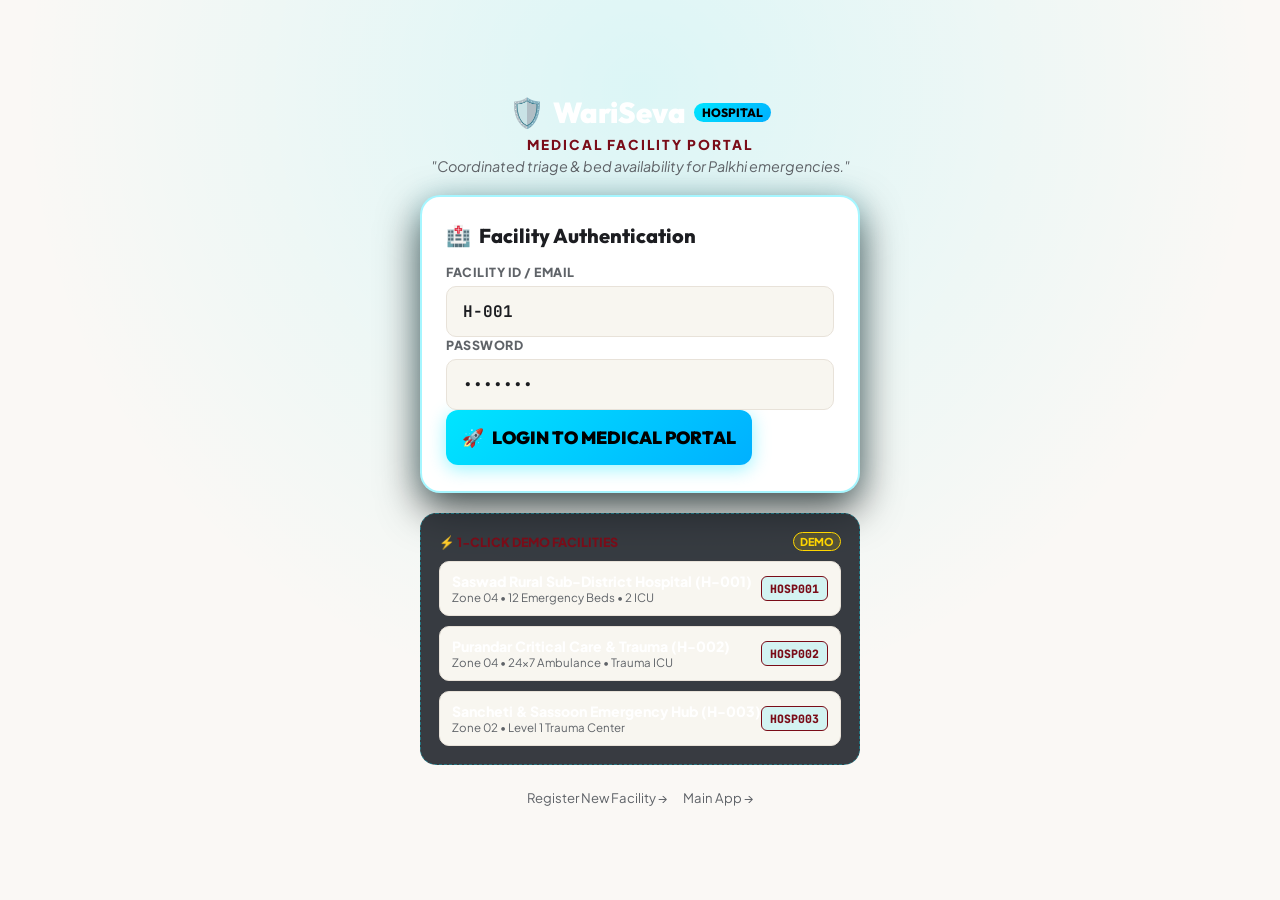
<file: templates/hospital_login.html>
<!DOCTYPE html>
<html lang="en">
<head>
    <meta charset="UTF-8">
    <meta name="viewport" content="width=device-width, initial-scale=1.0, maximum-scale=1.0, user-scalable=no">
    <title>WariSeva AI — Medical Facility Login</title>
    <link rel="preconnect" href="https://fonts.googleapis.com">
    <link rel="preconnect" href="https://fonts.gstatic.com" crossorigin>
    <link href="https://fonts.googleapis.com/css2?family=Plus+Jakarta+Sans:wght@400;500;600;700;800;900&family=Outfit:wght@600;700;800;900&family=JetBrains+Mono:wght@700;800&display=swap" rel="stylesheet">
    <link rel="icon" href="data:image/svg+xml,<svg xmlns=%22http://www.w3.org/2000/svg%22 viewBox=%220%22%200%20100%20100%22><text y=%22.9em%22 font-size=%2290%22>🏥</text></svg>">
    <style>
                :root {
            --bg-app: #FAF8F5;
            --bg-card: #FFFFFF;
            --bg-card-elevated: #F8F6F0;
            --border-color: #E8E2D9;
            --text-primary: #1C1D21;
            --text-secondary: #5F6368;
            --accent-orange: #E65100;
            --accent-cyan: #7A0C18;
            --accent-green: #1E8E3E;
            --accent-red: #D32F2F;
            --font-main: 'Plus Jakarta Sans', -apple-system, BlinkMacSystemFont, sans-serif;
            --font-display: 'Outfit', 'Plus Jakarta Sans', sans-serif;
            --font-mono: 'JetBrains Mono', monospace;
        }
        * { box-sizing: border-box; margin: 0; padding: 0; }
        body {
            background-color: var(--bg-app);
            color: var(--text-primary);
            font-family: var(--font-main);
            min-height: 100vh;
            display: flex;
            justify-content: center;
            align-items: center;
            padding: 20px 16px;
            background-image: radial-gradient(circle at 50% 10%, rgba(0, 229, 255, 0.12) 0%, transparent 60%);
        }
        .login-container {
            max-width: 440px;
            width: 100%;
            display: flex;
            flex-direction: column;
            gap: 20px;
        }
        .portal-header { text-align: center; }
        .portal-brand {
            font-family: var(--font-display);
            font-size: 1.8rem;
            font-weight: 900;
            color: #FFF;
            display: flex;
            align-items: center;
            justify-content: center;
            gap: 8px;
        }
        .ai-pill {
            background: linear-gradient(135deg, #00E5FF, #00B0FF);
            color: #000;
            font-size: 0.75rem;
            padding: 2px 8px;
            border-radius: 9999px;
            font-weight: 800;
        }
        .portal-kicker {
            font-size: 0.85rem;
            color: var(--accent-cyan);
            font-weight: 900;
            letter-spacing: 2px;
            text-transform: uppercase;
            margin-top: 6px;
        }
        .portal-subtitle {
            font-size: 0.9rem;
            color: var(--text-secondary);
            margin-top: 4px;
            font-style: italic;
        }
        .login-card {
            background: var(--bg-card);
            border: 2px solid rgba(0, 229, 255, 0.35);
            border-radius: 20px;
            padding: 26px 24px;
            box-shadow: 0 16px 40px rgba(0,0,0,0.7), 0 0 25px rgba(0, 229, 255, 0.15);
            display: flex;
            flex-direction: column;
            gap: 16px;
        }
        .login-title {
            font-family: var(--font-display);
            font-size: 1.25rem;
            font-weight: 800;
            display: flex;
            align-items: center;
            gap: 8px;
        }
        .form-group { display: flex; flex-direction: column; gap: 6px; }
        .form-label {
            font-size: 0.78rem;
            font-weight: 800;
            color: var(--text-secondary);
            text-transform: uppercase;
            letter-spacing: 0.5px;
        }
        .form-input {
            width: 100%;
            background: var(--bg-card-elevated);
            border: 1px solid var(--border-color);
            border-radius: 10px;
            padding: 14px 16px;
            font-family: var(--font-main);
            font-size: 1rem;
            color: var(--text-primary);
            outline: none;
        }
        .form-input.mono { font-family: var(--font-mono); font-weight: 700; }
        .form-input:focus { border-color: var(--accent-cyan); background: #21262D; }
        .error-banner {
            background: rgba(255, 0, 85, 0.15);
            border: 1px solid var(--accent-red);
            color: #FF80AB;
            padding: 10px 14px;
            border-radius: 10px;
            font-size: 0.82rem;
            font-weight: 700;
            display: none;
        }
        .login-btn {
            background: linear-gradient(135deg, #00E5FF, #00B0FF);
            border: none;
            border-radius: 12px;
            padding: 16px;
            color: #000;
            font-family: var(--font-display);
            font-size: 1.1rem;
            font-weight: 900;
            cursor: pointer;
            box-shadow: 0 4px 18px rgba(0, 229, 255, 0.4);
            display: flex;
            align-items: center;
            justify-content: center;
            gap: 8px;
        }
        .demo-helpers-card {
            background: rgba(22, 27, 34, 0.85);
            border: 1px dashed rgba(0, 229, 255, 0.35);
            border-radius: 16px;
            padding: 18px;
            display: flex;
            flex-direction: column;
            gap: 10px;
        }
        .demo-vol-row {
            background: var(--bg-card-elevated);
            border: 1px solid var(--border-color);
            border-radius: 10px;
            padding: 10px 12px;
            display: flex;
            justify-content: space-between;
            align-items: center;
            cursor: pointer;
            transition: all 0.15s;
        }
        .demo-vol-row:hover {
            border-color: var(--accent-cyan);
            background: rgba(0, 229, 255, 0.08);
        }
        .demo-vol-name { font-size: 0.88rem; font-weight: 800; color: #FFF; }
        .demo-vol-desc { font-size: 0.72rem; color: var(--text-secondary); }
        .demo-vol-btn {
            background: rgba(0, 229, 255, 0.15);
            color: var(--accent-cyan);
            border: 1px solid var(--accent-cyan);
            padding: 4px 8px;
            border-radius: 6px;
            font-size: 0.72rem;
            font-weight: 800;
            font-family: var(--font-mono);
        }
        .back-nav { text-align: center; margin-top: 4px; display: flex; justify-content: center; gap: 16px; font-size: 0.82rem; }
        .back-nav a { color: var(--text-secondary); text-decoration: none; }
        .back-nav a:hover { color: #FFF; }
    </style>
</head>
<body>
    <div class="login-container">
        
        <header class="portal-header">
            <h1 class="portal-brand">
                <span>🛡️</span> WariSeva <span class="ai-pill">HOSPITAL</span>
            </h1>
            <div class="portal-kicker">MEDICAL FACILITY PORTAL</div>
            <p class="portal-subtitle">"Coordinated triage & bed availability for Palkhi emergencies."</p>
        </header>

        <main class="login-card">
            <h2 class="login-title">
                <span>🏥</span> Facility Authentication
            </h2>

            <div id="login-error" class="error-banner"></div>

            <form id="hosp-login-form">
                <div class="form-group">
                    <label class="form-label" for="facility_id">Facility ID / Email</label>
                    <input type="text" id="facility_id" name="facility_id" class="form-input mono" placeholder="e.g. H-001" required value="H-001">
                </div>

                <div class="form-group">
                    <label class="form-label" for="password">Password</label>
                    <input type="password" id="password" name="password" class="form-input mono" placeholder="••••••••" required value="HOSP001">
                </div>

                <button type="submit" id="submit-login-btn" class="login-btn">
                    <span>🚀</span>
                    <span>LOGIN TO MEDICAL PORTAL</span>
                </button>
            </form>
        </main>

        <section class="demo-helpers-card">
            <div style="display:flex; justify-content:space-between; align-items:center;">
                <span style="font-size:0.78rem; font-weight:900; color:var(--accent-cyan); text-transform:uppercase;">⚡ 1-Click Demo Facilities</span>
                <span style="background:rgba(255,214,0,0.15); color:#FFD600; border:1px solid #FFD600; padding:2px 6px; border-radius:9999px; font-size:0.68rem; font-weight:800;">DEMO</span>
            </div>

            <div class="demo-vol-row" onclick="fillDemoCredentials('H-001', 'HOSP001')">
                <div>
                    <div class="demo-vol-name">Saswad Rural Sub-District Hospital (H-001)</div>
                    <div class="demo-vol-desc">Zone 04 • 12 Emergency Beds • 2 ICU</div>
                </div>
                <span class="demo-vol-btn">HOSP001</span>
            </div>

            <div class="demo-vol-row" onclick="fillDemoCredentials('H-002', 'HOSP002')">
                <div>
                    <div class="demo-vol-name">Purandar Critical Care & Trauma (H-002)</div>
                    <div class="demo-vol-desc">Zone 04 • 24x7 Ambulance • Trauma ICU</div>
                </div>
                <span class="demo-vol-btn">HOSP002</span>
            </div>

            <div class="demo-vol-row" onclick="fillDemoCredentials('H-003', 'HOSP003')">
                <div>
                    <div class="demo-vol-name">Sancheti & Sassoon Emergency Hub (H-003)</div>
                    <div class="demo-vol-desc">Zone 02 • Level 1 Trauma Center</div>
                </div>
                <span class="demo-vol-btn">HOSP003</span>
            </div>
        </section>

        <div class="back-nav">
            <a href="/hospital/register">Register New Facility →</a>
            <a href="/">Main App →</a>
        </div>

    </div>

    <script>
        function fillDemoCredentials(hId, pwd) {
            document.getElementById('facility_id').value = hId;
            document.getElementById('password').value = pwd;
            document.getElementById('login-error').style.display = 'none';
        }

        document.getElementById('hosp-login-form').addEventListener('submit', function(e) {
            e.preventDefault();
            const hId = document.getElementById('facility_id').value.trim().toUpperCase();
            const pwd = document.getElementById('password').value.trim();
            const errorDiv = document.getElementById('login-error');
            const btn = document.getElementById('submit-login-btn');

            errorDiv.style.display = 'none';
            btn.disabled = true;
            btn.innerHTML = '<span>⏳</span> Authenticating...';

            fetch('/api/hospital/login', {
                method: 'POST',
                headers: { 'Content-Type': 'application/json' },
                body: JSON.stringify({
                    facility_id: hId,
                    password: pwd
                })
            })
            .then(res => res.json())
            .then(data => {
                if (data.success) {
                    window.location.href = '/hospital/dashboard';
                } else {
                    errorDiv.textContent = data.error || 'Invalid facility credentials.';
                    errorDiv.style.display = 'block';
                    btn.disabled = false;
                    btn.innerHTML = '<span>🚀</span> LOGIN TO MEDICAL PORTAL';
                }
            })
            .catch(() => {
                errorDiv.textContent = 'Connection error. Please retry.';
                errorDiv.style.display = 'block';
                btn.disabled = false;
                btn.innerHTML = '<span>🚀</span> LOGIN TO MEDICAL PORTAL';
            });
        });
    </script>
</body>
</html>
</file>
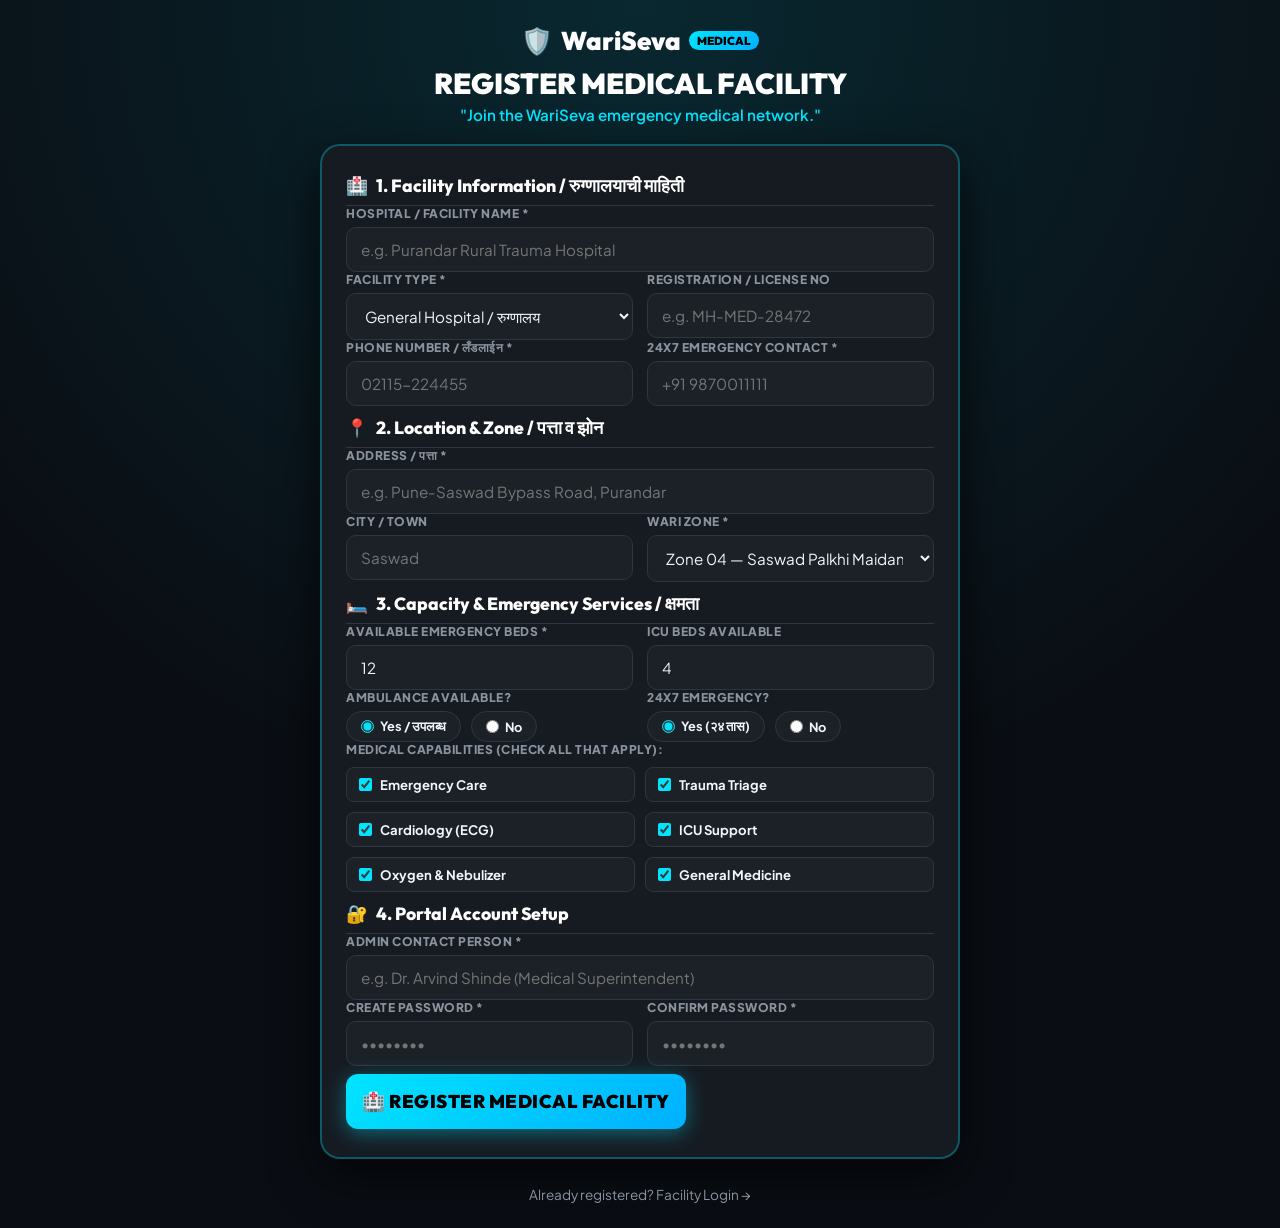
<file: templates/hospital_register.html>
<!DOCTYPE html>
<html lang="en">
<head>
    <meta charset="UTF-8">
    <meta name="viewport" content="width=device-width, initial-scale=1.0, maximum-scale=1.0, user-scalable=no">
    <title>WariSeva AI — Medical Facility Registration</title>
    <link rel="preconnect" href="https://fonts.googleapis.com">
    <link rel="preconnect" href="https://fonts.gstatic.com" crossorigin>
    <link href="https://fonts.googleapis.com/css2?family=Plus+Jakarta+Sans:wght@400;500;600;700;800;900&family=Outfit:wght@600;700;800;900&family=JetBrains+Mono:wght@700;800&display=swap" rel="stylesheet">
    <link rel="icon" href="data:image/svg+xml,<svg xmlns=%22http://www.w3.org/2000/svg%22 viewBox=%220%22%200%20100%20100%22><text y=%22.9em%22 font-size=%2290%22>🏥</text></svg>">
    <style>
        :root {
            --bg-app: #0A0E14;
            --bg-card: #161B22;
            --bg-card-elevated: #1C2128;
            --border-color: #30363D;
            --text-primary: #F0F6FC;
            --text-secondary: #8B949E;
            --accent-orange: #FF6B00;
            --accent-cyan: #00E5FF;
            --accent-green: #00E676;
            --accent-red: #FF0055;
            --font-main: 'Plus Jakarta Sans', -apple-system, BlinkMacSystemFont, sans-serif;
            --font-display: 'Outfit', 'Plus Jakarta Sans', sans-serif;
            --font-mono: 'JetBrains Mono', monospace;
        }

        * { box-sizing: border-box; margin: 0; padding: 0; }
        body {
            background-color: var(--bg-app);
            color: var(--text-primary);
            font-family: var(--font-main);
            min-height: 100vh;
            display: flex;
            justify-content: center;
            align-items: flex-start;
            padding: 24px 16px;
            background-image: radial-gradient(circle at 50% 0%, rgba(0, 229, 255, 0.12) 0%, transparent 60%);
        }

        .reg-container {
            max-width: 640px;
            width: 100%;
            display: flex;
            flex-direction: column;
            gap: 20px;
            margin: 0 auto;
        }

        .reg-header { text-align: center; }
        .brand-strip {
            font-family: var(--font-display);
            font-size: 1.6rem;
            font-weight: 900;
            color: #FFF;
            display: flex;
            align-items: center;
            justify-content: center;
            gap: 8px;
        }
        .ai-pill {
            background: linear-gradient(135deg, #00E5FF, #00B0FF);
            color: #000;
            font-size: 0.72rem;
            padding: 2px 8px;
            border-radius: 9999px;
            font-weight: 900;
        }
        .reg-title {
            font-family: var(--font-display);
            font-size: 1.8rem;
            font-weight: 900;
            color: #FFFFFF;
            margin-top: 8px;
        }
        .reg-subtitle {
            font-size: 0.95rem;
            color: var(--accent-cyan);
            font-weight: 600;
            margin-top: 4px;
        }

        .form-card {
            background: var(--bg-card);
            border: 2px solid rgba(0, 229, 255, 0.3);
            border-radius: 20px;
            padding: 28px 24px;
            box-shadow: 0 16px 48px rgba(0, 0, 0, 0.7);
            display: flex;
            flex-direction: column;
            gap: 22px;
        }

        .section-title {
            font-family: var(--font-display);
            font-size: 1.1rem;
            font-weight: 800;
            color: #FFF;
            border-bottom: 1px solid var(--border-color);
            padding-bottom: 8px;
            display: flex;
            align-items: center;
            gap: 8px;
        }
        .section-title span { color: var(--accent-cyan); }

        .grid-2 {
            display: grid;
            grid-template-columns: 1fr 1fr;
            gap: 14px;
        }
        @media (max-width: 540px) {
            .grid-2 { grid-template-columns: 1fr; }
        }

        .form-group { display: flex; flex-direction: column; gap: 6px; }
        .form-label {
            font-size: 0.75rem;
            font-weight: 800;
            color: var(--text-secondary);
            text-transform: uppercase;
            letter-spacing: 0.5px;
        }
        .form-input, .form-select, .form-textarea {
            width: 100%;
            background: var(--bg-card-elevated);
            border: 1px solid var(--border-color);
            border-radius: 10px;
            padding: 12px 14px;
            font-family: var(--font-main);
            font-size: 0.95rem;
            color: var(--text-primary);
            outline: none;
            transition: all 0.2s ease;
        }
        .form-input:focus, .form-select:focus {
            border-color: var(--accent-cyan);
            background: #21262D;
            box-shadow: 0 0 0 3px rgba(0, 229, 255, 0.2);
        }

        .checkbox-grid {
            display: grid;
            grid-template-columns: 1fr 1fr;
            gap: 10px;
            margin-top: 4px;
        }
        .checkbox-label {
            background: var(--bg-card-elevated);
            border: 1px solid var(--border-color);
            border-radius: 8px;
            padding: 8px 12px;
            font-size: 0.82rem;
            font-weight: 700;
            color: var(--text-primary);
            display: flex;
            align-items: center;
            gap: 8px;
            cursor: pointer;
        }
        .checkbox-label input[type="checkbox"] { accent-color: var(--accent-cyan); }

        .radio-row { display: flex; flex-wrap: wrap; gap: 10px; }
        .radio-pill {
            background: var(--bg-card-elevated);
            border: 1px solid var(--border-color);
            border-radius: 9999px;
            padding: 6px 14px;
            font-size: 0.8rem;
            font-weight: 700;
            display: flex;
            align-items: center;
            gap: 6px;
            cursor: pointer;
        }
        .radio-pill input[type="radio"] { accent-color: var(--accent-cyan); }

        .submit-btn {
            background: linear-gradient(135deg, #00E5FF, #00B0FF);
            border: none;
            border-radius: 12px;
            padding: 16px;
            color: #000;
            font-family: var(--font-display);
            font-size: 1.15rem;
            font-weight: 900;
            cursor: pointer;
            box-shadow: 0 4px 20px rgba(0, 229, 255, 0.4);
            transition: all 0.2s ease;
            letter-spacing: 0.5px;
            margin-top: 8px;
        }
        .submit-btn:hover {
            transform: translateY(-2px);
            box-shadow: 0 6px 28px rgba(0, 229, 255, 0.6);
        }

        /* Success Modal */
        .modal-overlay {
            position: fixed;
            inset: 0;
            background: rgba(0, 0, 0, 0.85);
            backdrop-filter: blur(8px);
            z-index: 9999;
            display: flex;
            align-items: center;
            justify-content: center;
            padding: 16px;
        }
        .success-card {
            background: var(--bg-card);
            border: 2px solid #00E5FF;
            border-radius: 20px;
            padding: 28px 24px;
            max-width: 440px;
            width: 100%;
            text-align: center;
            box-shadow: 0 20px 60px rgba(0,0,0,0.8), 0 0 30px rgba(0, 229, 255, 0.25);
            display: flex;
            flex-direction: column;
            gap: 16px;
        }
        .succ-icon { font-size: 3rem; }
        .succ-title {
            font-family: var(--font-display);
            font-size: 1.4rem;
            font-weight: 900;
            color: #FFF;
        }
        .id-badge-block {
            background: rgba(0, 229, 255, 0.1);
            border: 1px dashed #00E5FF;
            border-radius: 12px;
            padding: 14px;
        }
        .id-val {
            font-family: var(--font-mono);
            font-size: 1.8rem;
            font-weight: 900;
            color: #00E5FF;
            letter-spacing: 1.5px;
        }
        .status-pill-pending {
            background: rgba(255, 214, 0, 0.15);
            color: #FFD600;
            border: 1px solid #FFD600;
            padding: 4px 12px;
            border-radius: 9999px;
            font-size: 0.78rem;
            font-weight: 800;
            display: inline-block;
            margin-top: 6px;
        }
        .succ-btn {
            width: 100%;
            padding: 14px;
            border-radius: 10px;
            font-family: var(--font-display);
            font-size: 1rem;
            font-weight: 900;
            cursor: pointer;
            text-decoration: none;
            display: block;
            text-align: center;
        }
        .succ-btn.primary { background: #00E5FF; color: #000; border: none; }
        .back-nav { text-align: center; margin-top: 4px; }
        .back-nav a { color: var(--text-secondary); font-size: 0.85rem; text-decoration: none; }
        .hidden { display: none !important; }
    </style>
</head>
<body>
    <div class="reg-container">
        
        <header class="reg-header">
            <div class="brand-strip">
                <span>🛡️</span> WariSeva <span class="ai-pill">MEDICAL</span>
            </div>
            <h1 class="reg-title">REGISTER MEDICAL FACILITY</h1>
            <p class="reg-subtitle">"Join the WariSeva emergency medical network."</p>
        </header>

        <main class="form-card">
            <form id="hosp-register-form">
                
                <!-- 1. FACILITY INFORMATION -->
                <div class="section-title">
                    <span>🏥</span> 1. Facility Information / रुग्णालयाची माहिती
                </div>

                <div class="form-group">
                    <label class="form-label" for="hospital_name">Hospital / Facility Name *</label>
                    <input type="text" id="hospital_name" name="hospital_name" class="form-input" placeholder="e.g. Purandar Rural Trauma Hospital" required>
                </div>

                <div class="grid-2">
                    <div class="form-group">
                        <label class="form-label" for="facility_type">Facility Type *</label>
                        <select id="facility_type" name="facility_type" class="form-select" required>
                            <option value="Hospital" selected>General Hospital / रुग्णालय</option>
                            <option value="Emergency Center">Emergency / Trauma Center</option>
                            <option value="Medical Camp">Palkhi Medical Tent / Camp</option>
                            <option value="Clinic">Rural Health Clinic</option>
                        </select>
                    </div>
                    <div class="form-group">
                        <label class="form-label" for="license_no">Registration / License No</label>
                        <input type="text" id="license_no" name="license_no" class="form-input" placeholder="e.g. MH-MED-28472">
                    </div>
                </div>

                <div class="grid-2">
                    <div class="form-group">
                        <label class="form-label" for="phone">Phone Number / लँडलाईन *</label>
                        <input type="tel" id="phone" name="phone" class="form-input" placeholder="02115-224455" required>
                    </div>
                    <div class="form-group">
                        <label class="form-label" for="emergency_phone">24x7 Emergency Contact *</label>
                        <input type="tel" id="emergency_phone" name="emergency_phone" class="form-input" placeholder="+91 9870011111" required>
                    </div>
                </div>

                <!-- 2. LOCATION -->
                <div class="section-title" style="margin-top: 10px;">
                    <span>📍</span> 2. Location & Zone / पत्ता व झोन
                </div>

                <div class="form-group">
                    <label class="form-label" for="address">Address / पत्ता *</label>
                    <input type="text" id="address" name="address" class="form-input" placeholder="e.g. Pune-Saswad Bypass Road, Purandar" required>
                </div>

                <div class="grid-2">
                    <div class="form-group">
                        <label class="form-label" for="city">City / Town</label>
                        <input type="text" id="city" name="city" class="form-input" placeholder="Saswad" required>
                    </div>
                    <div class="form-group">
                        <label class="form-label" for="zone">Wari Zone *</label>
                        <select id="zone" name="zone" class="form-select" required>
                            <option value="Zone 04 — Saswad Palkhi Maidan" selected>Zone 04 — Saswad Palkhi Maidan</option>
                            <option value="Zone 01 — Alandi / Dehu Base">Zone 01 — Alandi / Dehu Base</option>
                            <option value="Zone 02 — Pune City / Wakdewadi">Zone 02 — Pune City / Wakdewadi</option>
                            <option value="Zone 03 — Hadapsar / Dive Ghat Base">Zone 03 — Hadapsar / Dive Ghat Base</option>
                            <option value="Zone 05 — Jejuri Mandir Tappa">Zone 05 — Jejuri Mandir Tappa</option>
                            <option value="Zone 07 — Lonand / Taradgaon">Zone 07 — Lonand / Taradgaon</option>
                            <option value="Zone 08 — Phaltan Palkhi Tal">Zone 08 — Phaltan Palkhi Tal</option>
                            <option value="Zone 12 — Pandharpur Mandir Parisar">Zone 12 — Pandharpur Mandir Parisar</option>
                        </select>
                    </div>
                </div>

                <!-- 3. CAPACITY & SERVICES -->
                <div class="section-title" style="margin-top: 10px;">
                    <span>🛏️</span> 3. Capacity & Emergency Services / क्षमता
                </div>

                <div class="grid-2">
                    <div class="form-group">
                        <label class="form-label" for="emergency_beds">Available Emergency Beds *</label>
                        <input type="number" id="emergency_beds" name="emergency_beds" class="form-input" min="1" value="12" required>
                    </div>
                    <div class="form-group">
                        <label class="form-label" for="icu_beds">ICU Beds Available</label>
                        <input type="number" id="icu_beds" name="icu_beds" class="form-input" min="0" value="4">
                    </div>
                </div>

                <div class="grid-2">
                    <div class="form-group">
                        <label class="form-label">Ambulance Available?</label>
                        <div class="radio-row">
                            <label class="radio-pill"><input type="radio" name="ambulance" value="Yes" checked> Yes / उपलब्ध</label>
                            <label class="radio-pill"><input type="radio" name="ambulance" value="No"> No</label>
                        </div>
                    </div>
                    <div class="form-group">
                        <label class="form-label">24x7 Emergency?</label>
                        <div class="radio-row">
                            <label class="radio-pill"><input type="radio" name="twenty_four_seven" value="Yes" checked> Yes (२४ तास)</label>
                            <label class="radio-pill"><input type="radio" name="twenty_four_seven" value="No"> No</label>
                        </div>
                    </div>
                </div>

                <div class="form-group">
                    <label class="form-label">Medical Capabilities (Check all that apply):</label>
                    <div class="checkbox-grid">
                        <label class="checkbox-label"><input type="checkbox" name="services" value="Emergency Care" checked> Emergency Care</label>
                        <label class="checkbox-label"><input type="checkbox" name="services" value="Trauma" checked> Trauma Triage</label>
                        <label class="checkbox-label"><input type="checkbox" name="services" value="Cardiology" checked> Cardiology (ECG)</label>
                        <label class="checkbox-label"><input type="checkbox" name="services" value="ICU" checked> ICU Support</label>
                        <label class="checkbox-label"><input type="checkbox" name="services" value="Oxygen Support" checked> Oxygen & Nebulizer</label>
                        <label class="checkbox-label"><input type="checkbox" name="services" value="General Medicine" checked> General Medicine</label>
                    </div>
                </div>

                <!-- 4. ACCOUNT SETUP -->
                <div class="section-title" style="margin-top: 10px;">
                    <span>🔐</span> 4. Portal Account Setup
                </div>

                <div class="form-group">
                    <label class="form-label" for="admin_name">Admin Contact Person *</label>
                    <input type="text" id="admin_name" name="admin_name" class="form-input" placeholder="e.g. Dr. Arvind Shinde (Medical Superintendent)" required>
                </div>

                <div class="grid-2">
                    <div class="form-group">
                        <label class="form-label" for="password">Create Password *</label>
                        <input type="password" id="password" name="password" class="form-input" placeholder="••••••••" required>
                    </div>
                    <div class="form-group">
                        <label class="form-label" for="confirm_password">Confirm Password *</label>
                        <input type="password" id="confirm_password" name="confirm_password" class="form-input" placeholder="••••••••" required>
                    </div>
                </div>

                <button type="submit" id="hosp-submit-btn" class="submit-btn">
                    🏥 REGISTER MEDICAL FACILITY
                </button>
            </form>
        </main>

        <div class="back-nav">
            <a href="/hospital/login">Already registered? Facility Login →</a>
        </div>

    </div>

    <!-- Success Modal -->
    <div id="hosp-success-modal" class="modal-overlay hidden">
        <div class="success-card">
            <div class="succ-icon">🏥</div>
            <h2 class="succ-title">FACILITY REGISTRATION SUBMITTED</h2>
            
            <div class="id-badge-block">
                <div style="font-size:0.75rem; color:var(--text-secondary); text-transform:uppercase;">Assigned Medical Facility ID</div>
                <div class="id-val" id="assigned-hosp-id">H-00124</div>
                <span class="status-pill-pending">🟡 PENDING VERIFICATION</span>
            </div>

            <p style="font-size:0.85rem; color:var(--text-secondary); line-height:1.45;">
                Your facility has been submitted for verification. The Command Center can now review and link your facility to receive live Wari emergency dispatches.
            </p>

            <a href="/hospital/login" class="succ-btn primary">GO TO FACILITY LOGIN →</a>
        </div>
    </div>

    <script>
        document.getElementById('hosp-register-form').addEventListener('submit', function(e) {
            e.preventDefault();
            const pwd = document.getElementById('password').value;
            const cpwd = document.getElementById('confirm_password').value;
            if (pwd !== cpwd) {
                alert('Passwords do not match.');
                return;
            }

            const services = Array.from(document.querySelectorAll('input[name="services"]:checked')).map(cb => cb.value);
            const formData = {
                name: document.getElementById('hospital_name').value.trim(),
                facility_type: document.getElementById('facility_type').value,
                license_no: document.getElementById('license_no').value.trim(),
                phone: document.getElementById('phone').value.trim(),
                emergency_phone: document.getElementById('emergency_phone').value.trim(),
                address: document.getElementById('address').value.trim(),
                city: document.getElementById('city').value.trim(),
                zone: document.getElementById('zone').value,
                emergency_beds: parseInt(document.getElementById('emergency_beds').value || '10'),
                icu_beds: parseInt(document.getElementById('icu_beds').value || '2'),
                ambulance: document.querySelector('input[name="ambulance"]:checked')?.value === 'Yes',
                twenty_four_seven: document.querySelector('input[name="twenty_four_seven"]:checked')?.value === 'Yes',
                capabilities: services.join(', '),
                admin_name: document.getElementById('admin_name').value.trim(),
                password: pwd
            };

            const btn = document.getElementById('hosp-submit-btn');
            btn.disabled = true;
            btn.textContent = 'Submitting Facility...';

            fetch('/api/hospital/register', {
                method: 'POST',
                headers: { 'Content-Type': 'application/json' },
                body: JSON.stringify(formData)
            })
            .then(res => res.json())
            .then(data => {
                if (data.success) {
                    document.getElementById('assigned-hosp-id').textContent = data.hospital_id || 'H-00124';
                    document.getElementById('hosp-success-modal').classList.remove('hidden');
                } else {
                    alert(data.error || 'Registration failed.');
                    btn.disabled = false;
                    btn.textContent = '🏥 REGISTER MEDICAL FACILITY';
                }
            })
            .catch(() => {
                document.getElementById('assigned-hosp-id').textContent = 'H-' + Math.floor(10000 + Math.random() * 90000);
                document.getElementById('hosp-success-modal').classList.remove('hidden');
            });
        });
    </script>
</body>
</html>
</file>
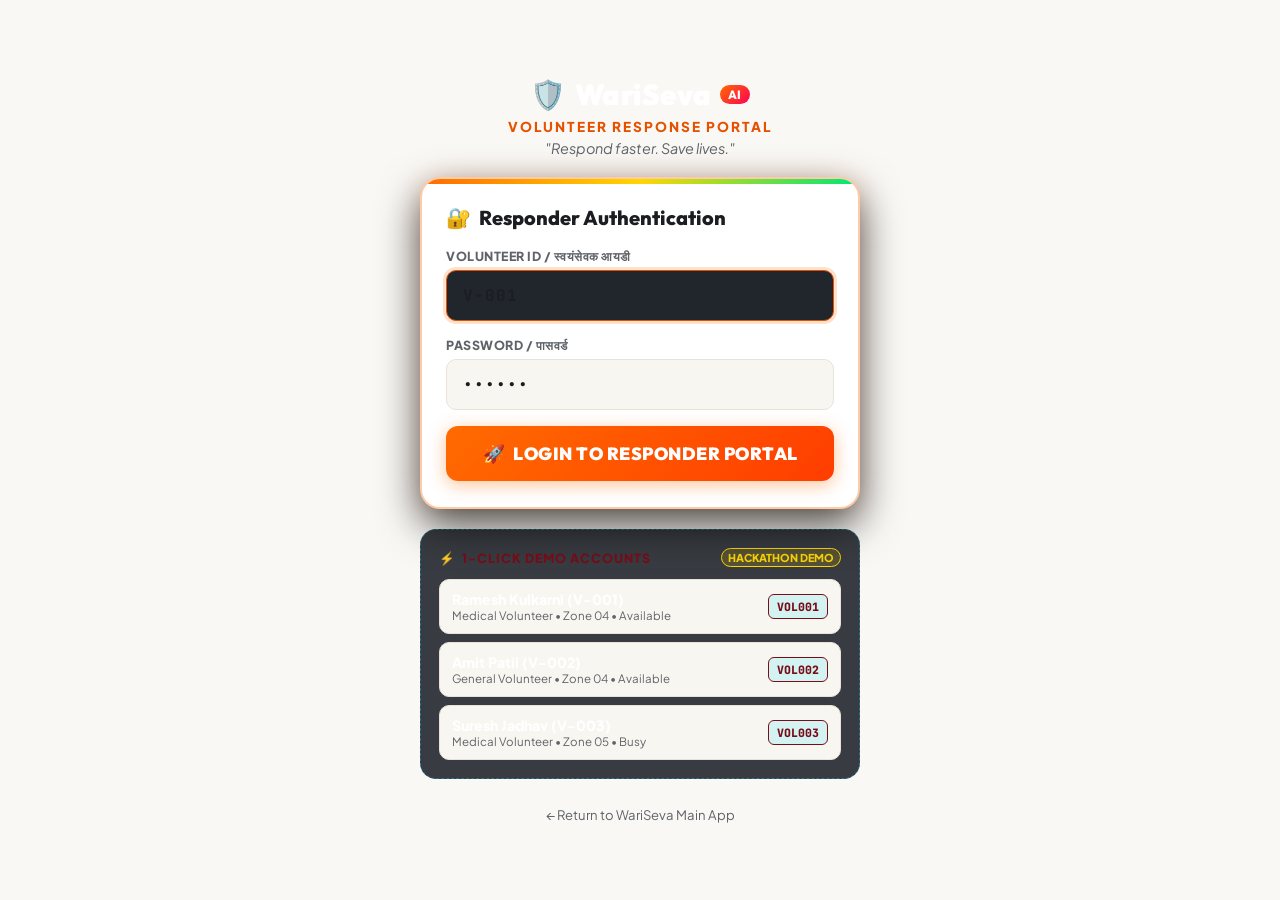
<file: templates/volunteer_login.html>
<!DOCTYPE html>
<html lang="en">
<head>
    <meta charset="UTF-8">
    <meta name="viewport" content="width=device-width, initial-scale=1.0, maximum-scale=1.0, user-scalable=no">
    <title>WariSeva AI — Volunteer Response Portal Login</title>
    <link rel="preconnect" href="https://fonts.googleapis.com">
    <link rel="preconnect" href="https://fonts.gstatic.com" crossorigin>
    <link href="https://fonts.googleapis.com/css2?family=Plus+Jakarta+Sans:wght@400;500;600;700;800;900&family=Outfit:wght@600;700;800;900&family=JetBrains+Mono:wght@700;800&display=swap" rel="stylesheet">
    <link rel="icon" href="data:image/svg+xml,<svg xmlns=%22http://www.w3.org/2000/svg%22 viewBox=%220%22%200%20100%20100%22><text y=%22.9em%22 font-size=%2290%22>🛡️</text></svg>">
    <style>
                :root {
            --bg-app: #FAF8F5;
            --bg-card: #FFFFFF;
            --bg-card-elevated: #F8F6F0;
            --border-color: #E8E2D9;
            --text-primary: #1C1D21;
            --text-secondary: #5F6368;
            --accent-orange: #E65100;
            --accent-cyan: #7A0C18;
            --accent-green: #1E8E3E;
            --accent-red: #D32F2F;
            --font-main: 'Plus Jakarta Sans', -apple-system, BlinkMacSystemFont, sans-serif;
            --font-display: 'Outfit', 'Plus Jakarta Sans', sans-serif;
            --font-mono: 'JetBrains Mono', monospace;
        }

        * {
            box-sizing: border-box;
            margin: 0;
            padding: 0;
            -webkit-tap-highlight-color: transparent;
        }

        body {
            background-color: var(--bg-app);
            color: var(--text-primary);
            font-family: var(--font-main);
            min-height: 100vh;
            display: flex;
            justify-content: center;
            align-items: center;
            padding: 20px 16px;
            background-image: none;
        }

        .login-container {
            max-width: 440px;
            width: 100%;
            display: flex;
            flex-direction: column;
            gap: 20px;
        }

        /* Header */
        .portal-header {
            text-align: center;
        }
        .portal-brand {
            font-family: var(--font-display);
            font-size: 1.8rem;
            font-weight: 900;
            color: #FFFFFF;
            display: flex;
            align-items: center;
            justify-content: center;
            gap: 8px;
            letter-spacing: 0.5px;
        }
        .ai-pill {
            background: linear-gradient(135deg, #FF6B00, #FF0055);
            color: #FFF;
            font-size: 0.75rem;
            padding: 2px 8px;
            border-radius: 9999px;
            font-weight: 800;
        }
        .portal-kicker {
            font-size: 0.85rem;
            color: var(--accent-orange);
            font-weight: 900;
            letter-spacing: 2px;
            text-transform: uppercase;
            margin-top: 6px;
        }
        .portal-subtitle {
            font-size: 0.9rem;
            color: var(--text-secondary);
            margin-top: 4px;
            font-style: italic;
        }

        /* Login Card */
        .login-card {
            background: var(--bg-card);
            border: 2px solid rgba(255, 107, 0, 0.35);
            border-radius: 20px;
            padding: 26px 24px;
            box-shadow: 0 16px 40px rgba(0, 0, 0, 0.7), 0 0 25px rgba(255, 107, 0, 0.15);
            position: relative;
            overflow: hidden;
        }
        .login-card::before {
            content: '';
            position: absolute;
            top: 0; left: 0; right: 0; height: 5px;
            background: linear-gradient(90deg, #FF6B00, #FFD600, #00E676);
        }

        .login-title {
            font-family: var(--font-display);
            font-size: 1.25rem;
            font-weight: 800;
            margin-bottom: 18px;
            display: flex;
            align-items: center;
            gap: 8px;
        }

        .form-group {
            margin-bottom: 16px;
        }
        .form-label {
            display: block;
            font-size: 0.78rem;
            font-weight: 800;
            color: var(--text-secondary);
            text-transform: uppercase;
            letter-spacing: 0.5px;
            margin-bottom: 6px;
        }
        .form-input {
            width: 100%;
            background: var(--bg-card-elevated);
            border: 1px solid var(--border-color);
            border-radius: 10px;
            padding: 14px 16px;
            font-family: var(--font-main);
            font-size: 1rem;
            color: var(--text-primary);
            outline: none;
            transition: all 0.2s ease;
        }
        .form-input.mono {
            font-family: var(--font-mono);
            font-weight: 700;
            letter-spacing: 1px;
        }
        .form-input:focus {
            border-color: var(--accent-orange);
            box-shadow: 0 0 0 3px rgba(255, 107, 0, 0.2);
            background: #21262D;
        }

        .error-banner {
            background: rgba(255, 0, 85, 0.15);
            border: 1px solid var(--accent-red);
            color: #FF80AB;
            padding: 10px 14px;
            border-radius: 10px;
            font-size: 0.82rem;
            font-weight: 700;
            margin-bottom: 16px;
            display: none;
        }

        .login-btn {
            width: 100%;
            background: linear-gradient(135deg, #FF6B00, #FF3D00);
            border: none;
            border-radius: 12px;
            padding: 16px;
            color: #FFFFFF;
            font-family: var(--font-display);
            font-size: 1.1rem;
            font-weight: 900;
            cursor: pointer;
            box-shadow: 0 4px 18px rgba(255, 107, 0, 0.4);
            transition: all 0.2s ease;
            display: flex;
            align-items: center;
            justify-content: center;
            gap: 8px;
            letter-spacing: 0.5px;
        }
        .login-btn:hover {
            transform: translateY(-2px);
            box-shadow: 0 6px 24px rgba(255, 107, 0, 0.6);
        }
        .login-btn:active {
            transform: translateY(0);
        }

        /* Demo Helper Card */
        .demo-helpers-card {
            background: rgba(22, 27, 34, 0.85);
            border: 1px dashed rgba(0, 229, 255, 0.35);
            border-radius: 16px;
            padding: 18px;
        }
        .demo-helpers-header {
            display: flex;
            align-items: center;
            justify-content: space-between;
            margin-bottom: 12px;
        }
        .demo-helpers-title {
            font-size: 0.78rem;
            font-weight: 900;
            color: var(--accent-cyan);
            text-transform: uppercase;
            letter-spacing: 1px;
            display: flex;
            align-items: center;
            gap: 6px;
        }
        .demo-pill {
            background: rgba(255, 214, 0, 0.15);
            color: #FFD600;
            border: 1px solid #FFD600;
            padding: 2px 6px;
            border-radius: 9999px;
            font-size: 0.68rem;
            font-weight: 800;
        }

        .demo-vols-grid {
            display: flex;
            flex-direction: column;
            gap: 8px;
        }
        .demo-vol-row {
            background: var(--bg-card-elevated);
            border: 1px solid var(--border-color);
            border-radius: 10px;
            padding: 10px 12px;
            display: flex;
            justify-content: space-between;
            align-items: center;
            cursor: pointer;
            transition: all 0.15s ease;
        }
        .demo-vol-row:hover {
            border-color: var(--accent-cyan);
            background: rgba(0, 229, 255, 0.08);
            transform: translateX(4px);
        }
        .demo-vol-left {
            display: flex;
            flex-direction: column;
        }
        .demo-vol-name {
            font-size: 0.88rem;
            font-weight: 800;
            color: #FFF;
        }
        .demo-vol-desc {
            font-size: 0.72rem;
            color: var(--text-secondary);
        }
        .demo-vol-btn {
            background: rgba(0, 229, 255, 0.15);
            color: var(--accent-cyan);
            border: 1px solid var(--accent-cyan);
            padding: 4px 8px;
            border-radius: 6px;
            font-size: 0.72rem;
            font-weight: 800;
            font-family: var(--font-mono);
        }

        .back-nav {
            text-align: center;
            margin-top: 4px;
        }
        .back-nav a {
            color: var(--text-secondary);
            font-size: 0.82rem;
            text-decoration: none;
            transition: color 0.15s;
        }
        .back-nav a:hover {
            color: #FFF;
        }
    </style>
</head>
<body>
    <div class="login-container">
        
        <!-- Header -->
        <header class="portal-header">
            <h1 class="portal-brand">
                <span>🛡️</span> WariSeva <span class="ai-pill">AI</span>
            </h1>
            <div class="portal-kicker">VOLUNTEER RESPONSE PORTAL</div>
            <p class="portal-subtitle">"Respond faster. Save lives."</p>
        </header>

        <!-- Login Card -->
        <main class="login-card">
            <h2 class="login-title">
                <span>🔐</span> Responder Authentication
            </h2>

            <div id="login-error" class="error-banner"></div>

            <form id="volunteer-login-form">
                <div class="form-group">
                    <label class="form-label" for="volunteer_id">Volunteer ID / स्वयंसेवक आयडी</label>
                    <input type="text" id="volunteer_id" name="volunteer_id" class="form-input mono" placeholder="e.g. V-001" required autofocus value="V-001">
                </div>

                <div class="form-group">
                    <label class="form-label" for="password">Password / पासवर्ड</label>
                    <input type="password" id="password" name="password" class="form-input mono" placeholder="••••••••" required value="VOL001">
                </div>

                <button type="submit" id="submit-login-btn" class="login-btn">
                    <span>🚀</span>
                    <span>LOGIN TO RESPONDER PORTAL</span>
                </button>
            </form>
        </main>

        <!-- Demo Quick Access Panel -->
        <section class="demo-helpers-card">
            <div class="demo-helpers-header">
                <span class="demo-helpers-title">
                    <span>⚡</span> 1-Click Demo Accounts
                </span>
                <span class="demo-pill">HACKATHON DEMO</span>
            </div>

            <div class="demo-vols-grid">
                <div class="demo-vol-row" onclick="fillDemoCredentials('V-001', 'VOL001')">
                    <div class="demo-vol-left">
                        <span class="demo-vol-name">Ramesh Kulkarni (V-001)</span>
                        <span class="demo-vol-desc">Medical Volunteer • Zone 04 • Available</span>
                    </div>
                    <span class="demo-vol-btn">VOL001</span>
                </div>

                <div class="demo-vol-row" onclick="fillDemoCredentials('V-002', 'VOL002')">
                    <div class="demo-vol-left">
                        <span class="demo-vol-name">Amit Patil (V-002)</span>
                        <span class="demo-vol-desc">General Volunteer • Zone 04 • Available</span>
                    </div>
                    <span class="demo-vol-btn">VOL002</span>
                </div>

                <div class="demo-vol-row" onclick="fillDemoCredentials('V-003', 'VOL003')">
                    <div class="demo-vol-left">
                        <span class="demo-vol-name">Suresh Jadhav (V-003)</span>
                        <span class="demo-vol-desc">Medical Volunteer • Zone 05 • Busy</span>
                    </div>
                    <span class="demo-vol-btn">VOL003</span>
                </div>
            </div>
        </section>

        <!-- Back to Main Navigation -->
        <div class="back-nav">
            <a href="/">← Return to WariSeva Main App</a>
        </div>

    </div>

    <script>
        function fillDemoCredentials(vId, pwd) {
            document.getElementById('volunteer_id').value = vId;
            document.getElementById('password').value = pwd;
            document.getElementById('login-error').style.display = 'none';
        }

        document.getElementById('volunteer-login-form').addEventListener('submit', function(e) {
            e.preventDefault();
            const vId = document.getElementById('volunteer_id').value.trim().toUpperCase();
            const pwd = document.getElementById('password').value.trim();
            const errorDiv = document.getElementById('login-error');
            const submitBtn = document.getElementById('submit-login-btn');

            errorDiv.style.display = 'none';
            submitBtn.disabled = true;
            submitBtn.innerHTML = '<span>⏳</span> Authenticating...';

            fetch('/api/volunteer/login', {
                method: 'POST',
                headers: { 'Content-Type': 'application/json' },
                body: JSON.stringify({
                    volunteer_id: vId,
                    password: pwd
                })
            })
            .then(res => res.json())
            .then(data => {
                if (data.success) {
                    window.location.href = '/volunteer/dashboard';
                } else {
                    errorDiv.textContent = data.error || 'Invalid credentials.';
                    errorDiv.style.display = 'block';
                    submitBtn.disabled = false;
                    submitBtn.innerHTML = '<span>🚀</span> LOGIN TO RESPONDER PORTAL';
                }
            })
            .catch(err => {
                errorDiv.textContent = 'Server connection error. Please retry.';
                errorDiv.style.display = 'block';
                submitBtn.disabled = false;
                submitBtn.innerHTML = '<span>🚀</span> LOGIN TO RESPONDER PORTAL';
            });
        });
    </script>
</body>
</html>
</file>
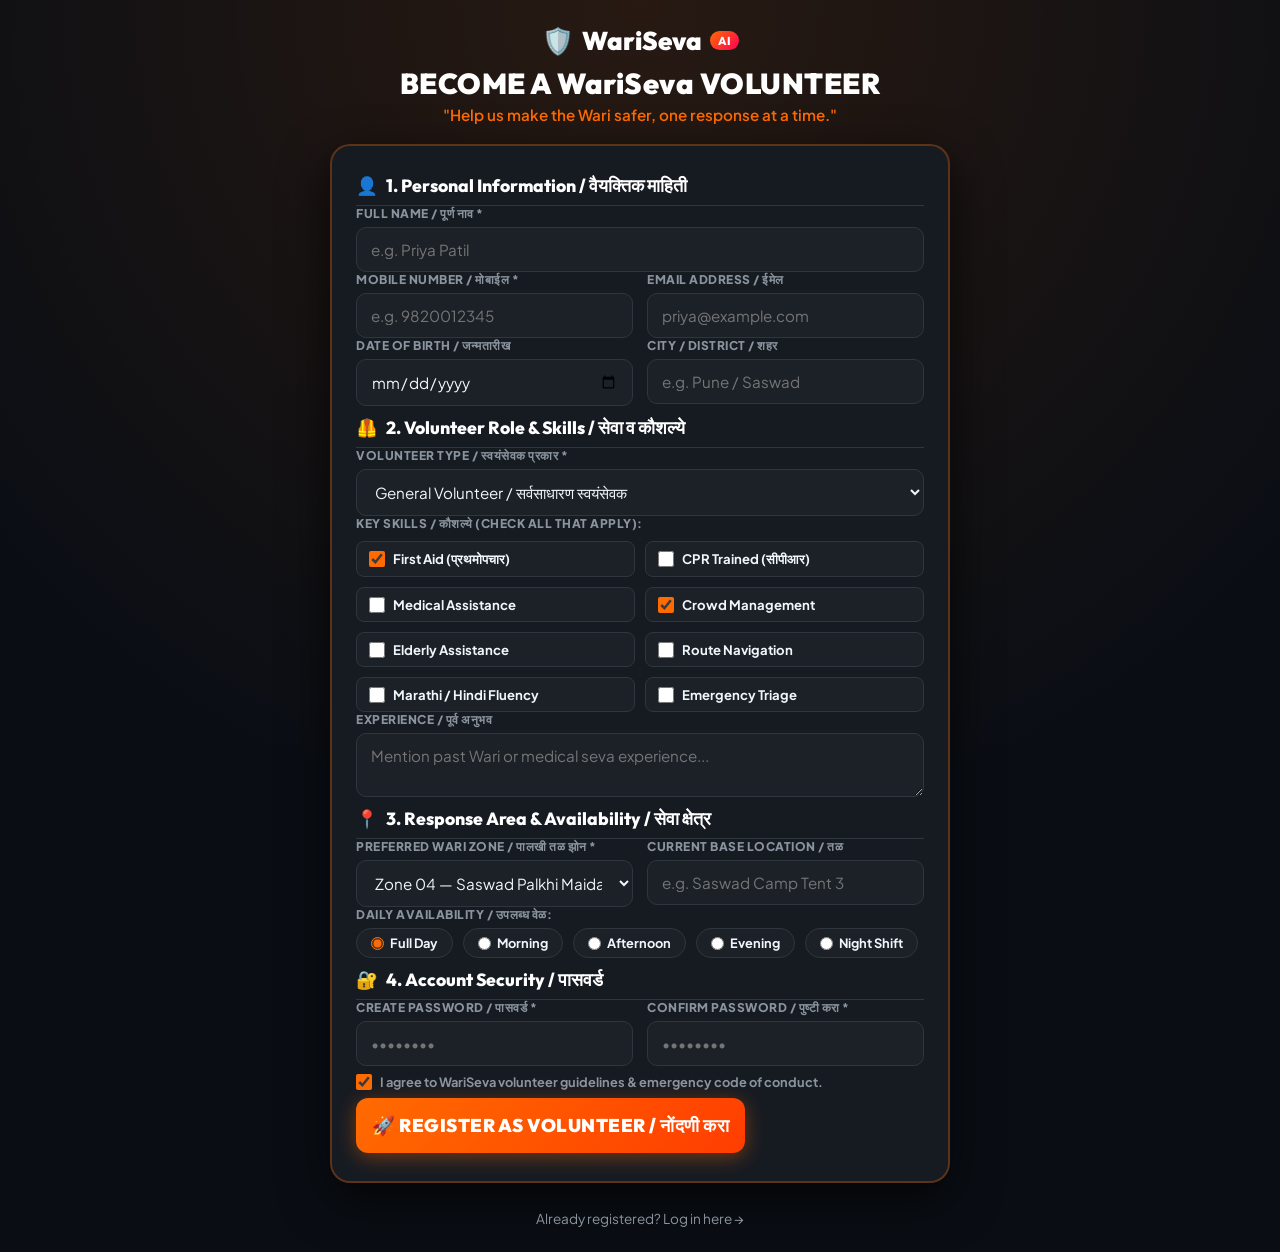
<file: templates/volunteer_register.html>
<!DOCTYPE html>
<html lang="en">
<head>
    <meta charset="UTF-8">
    <meta name="viewport" content="width=device-width, initial-scale=1.0, maximum-scale=1.0, user-scalable=no">
    <title>WariSeva AI — Volunteer Registration</title>
    <link rel="preconnect" href="https://fonts.googleapis.com">
    <link rel="preconnect" href="https://fonts.gstatic.com" crossorigin>
    <link href="https://fonts.googleapis.com/css2?family=Plus+Jakarta+Sans:wght@400;500;600;700;800;900&family=Outfit:wght@600;700;800;900&family=JetBrains+Mono:wght@700;800&display=swap" rel="stylesheet">
    <link rel="icon" href="data:image/svg+xml,<svg xmlns=%22http://www.w3.org/2000/svg%22 viewBox=%220%22%200%20100%20100%22><text y=%22.9em%22 font-size=%2290%22>🛡️</text></svg>">
    <style>
        :root {
            --bg-app: #0A0E14;
            --bg-card: #161B22;
            --bg-card-elevated: #1C2128;
            --border-color: #30363D;
            --text-primary: #F0F6FC;
            --text-secondary: #8B949E;
            --accent-orange: #FF6B00;
            --accent-cyan: #00E5FF;
            --accent-green: #00E676;
            --accent-red: #FF0055;
            --font-main: 'Plus Jakarta Sans', -apple-system, BlinkMacSystemFont, sans-serif;
            --font-display: 'Outfit', 'Plus Jakarta Sans', sans-serif;
            --font-mono: 'JetBrains Mono', monospace;
        }

        * {
            box-sizing: border-box;
            margin: 0;
            padding: 0;
            -webkit-tap-highlight-color: transparent;
        }

        body {
            background-color: var(--bg-app);
            color: var(--text-primary);
            font-family: var(--font-main);
            min-height: 100vh;
            display: flex;
            justify-content: center;
            align-items: flex-start;
            padding: 24px 16px;
            background-image: radial-gradient(circle at 50% 0%, rgba(255, 107, 0, 0.12) 0%, transparent 60%);
        }

        .reg-container {
            max-width: 620px;
            width: 100%;
            display: flex;
            flex-direction: column;
            gap: 20px;
            margin: 0 auto;
        }

        /* Header */
        .reg-header {
            text-align: center;
        }
        .brand-strip {
            font-family: var(--font-display);
            font-size: 1.6rem;
            font-weight: 900;
            color: #FFF;
            display: flex;
            align-items: center;
            justify-content: center;
            gap: 8px;
        }
        .ai-pill {
            background: linear-gradient(135deg, #FF6B00, #FF0055);
            color: #FFF;
            font-size: 0.72rem;
            padding: 2px 8px;
            border-radius: 9999px;
            font-weight: 800;
        }
        .reg-title {
            font-family: var(--font-display);
            font-size: 1.8rem;
            font-weight: 900;
            color: #FFFFFF;
            margin-top: 8px;
            letter-spacing: 0.5px;
        }
        .reg-subtitle {
            font-size: 0.95rem;
            color: var(--accent-orange);
            font-weight: 600;
            margin-top: 4px;
        }

        /* Form Card */
        .form-card {
            background: var(--bg-card);
            border: 2px solid rgba(255, 107, 0, 0.3);
            border-radius: 20px;
            padding: 28px 24px;
            box-shadow: 0 16px 48px rgba(0, 0, 0, 0.7);
            display: flex;
            flex-direction: column;
            gap: 22px;
        }

        .section-title {
            font-family: var(--font-display);
            font-size: 1.1rem;
            font-weight: 800;
            color: #FFF;
            border-bottom: 1px solid var(--border-color);
            padding-bottom: 8px;
            display: flex;
            align-items: center;
            gap: 8px;
        }
        .section-title span {
            color: var(--accent-orange);
        }

        .grid-2 {
            display: grid;
            grid-template-columns: 1fr 1fr;
            gap: 14px;
        }
        @media (max-width: 540px) {
            .grid-2 { grid-template-columns: 1fr; }
        }

        .form-group {
            display: flex;
            flex-direction: column;
            gap: 6px;
        }
        .form-label {
            font-size: 0.75rem;
            font-weight: 800;
            color: var(--text-secondary);
            text-transform: uppercase;
            letter-spacing: 0.5px;
        }
        .form-input, .form-select, .form-textarea {
            width: 100%;
            background: var(--bg-card-elevated);
            border: 1px solid var(--border-color);
            border-radius: 10px;
            padding: 12px 14px;
            font-family: var(--font-main);
            font-size: 0.95rem;
            color: var(--text-primary);
            outline: none;
            transition: all 0.2s ease;
        }
        .form-input:focus, .form-select:focus, .form-textarea:focus {
            border-color: var(--accent-orange);
            background: #21262D;
            box-shadow: 0 0 0 3px rgba(255, 107, 0, 0.2);
        }

        /* Checkbox Grid */
        .checkbox-grid {
            display: grid;
            grid-template-columns: 1fr 1fr;
            gap: 10px;
            margin-top: 4px;
        }
        .checkbox-label {
            background: var(--bg-card-elevated);
            border: 1px solid var(--border-color);
            border-radius: 8px;
            padding: 8px 12px;
            font-size: 0.82rem;
            font-weight: 700;
            color: var(--text-primary);
            display: flex;
            align-items: center;
            gap: 8px;
            cursor: pointer;
            transition: all 0.15s;
        }
        .checkbox-label:hover {
            border-color: var(--accent-orange);
        }
        .checkbox-label input[type="checkbox"] {
            accent-color: var(--accent-orange);
            width: 16px;
            height: 16px;
        }

        /* Radio Options */
        .radio-row {
            display: flex;
            flex-wrap: wrap;
            gap: 10px;
        }
        .radio-pill {
            background: var(--bg-card-elevated);
            border: 1px solid var(--border-color);
            border-radius: 9999px;
            padding: 6px 14px;
            font-size: 0.8rem;
            font-weight: 700;
            display: flex;
            align-items: center;
            gap: 6px;
            cursor: pointer;
        }
        .radio-pill input[type="radio"] {
            accent-color: var(--accent-orange);
        }

        .submit-btn {
            background: linear-gradient(135deg, #FF6B00, #FF3D00);
            border: none;
            border-radius: 12px;
            padding: 16px;
            color: #FFF;
            font-family: var(--font-display);
            font-size: 1.15rem;
            font-weight: 900;
            cursor: pointer;
            box-shadow: 0 4px 20px rgba(255, 107, 0, 0.4);
            transition: all 0.2s ease;
            letter-spacing: 0.5px;
            margin-top: 8px;
        }
        .submit-btn:hover {
            transform: translateY(-2px);
            box-shadow: 0 6px 28px rgba(255, 107, 0, 0.6);
        }

        /* Success Modal Overlay */
        .modal-overlay {
            position: fixed;
            inset: 0;
            background: rgba(0, 0, 0, 0.85);
            backdrop-filter: blur(8px);
            z-index: 9999;
            display: flex;
            align-items: center;
            justify-content: center;
            padding: 16px;
        }
        .success-card {
            background: var(--bg-card);
            border: 2px solid #00E676;
            border-radius: 20px;
            padding: 28px 24px;
            max-width: 440px;
            width: 100%;
            text-align: center;
            box-shadow: 0 20px 60px rgba(0,0,0,0.8), 0 0 30px rgba(0, 230, 118, 0.25);
            display: flex;
            flex-direction: column;
            gap: 16px;
            animation: popIn 0.3s ease;
        }
        @keyframes popIn {
            from { transform: scale(0.9); opacity: 0; }
            to { transform: scale(1); opacity: 1; }
        }
        .succ-icon { font-size: 3rem; }
        .succ-title {
            font-family: var(--font-display);
            font-size: 1.4rem;
            font-weight: 900;
            color: #FFF;
        }
        .id-badge-block {
            background: rgba(0, 230, 118, 0.1);
            border: 1px dashed #00E676;
            border-radius: 12px;
            padding: 14px;
        }
        .id-val {
            font-family: var(--font-mono);
            font-size: 1.8rem;
            font-weight: 900;
            color: #00E676;
            letter-spacing: 1.5px;
        }
        .status-pill-pending {
            background: rgba(255, 214, 0, 0.15);
            color: #FFD600;
            border: 1px solid #FFD600;
            padding: 4px 12px;
            border-radius: 9999px;
            font-size: 0.78rem;
            font-weight: 800;
            display: inline-block;
            margin-top: 6px;
        }
        .succ-msg {
            font-size: 0.88rem;
            color: var(--text-secondary);
            line-height: 1.45;
        }
        .succ-btn-col {
            display: flex;
            flex-direction: column;
            gap: 10px;
        }
        .succ-btn {
            width: 100%;
            padding: 14px;
            border-radius: 10px;
            font-family: var(--font-display);
            font-size: 1rem;
            font-weight: 900;
            cursor: pointer;
            text-decoration: none;
            display: block;
            text-align: center;
        }
        .succ-btn.primary {
            background: #00E676;
            color: #000;
            border: none;
        }
        .succ-btn.secondary {
            background: transparent;
            border: 1px solid var(--border-color);
            color: var(--text-secondary);
        }

        .back-nav {
            text-align: center;
            margin-top: 4px;
        }
        .back-nav a {
            color: var(--text-secondary);
            font-size: 0.85rem;
            text-decoration: none;
        }
        .back-nav a:hover { color: #FFF; }
        .hidden { display: none !important; }
    </style>
</head>
<body>
    <div class="reg-container">
        
        <!-- Header -->
        <header class="reg-header">
            <div class="brand-strip">
                <span>🛡️</span> WariSeva <span class="ai-pill">AI</span>
            </div>
            <h1 class="reg-title">BECOME A WariSeva VOLUNTEER</h1>
            <p class="reg-subtitle">"Help us make the Wari safer, one response at a time."</p>
        </header>

        <!-- Registration Form -->
        <main class="form-card">
            <form id="vol-register-form">
                
                <!-- 1. PERSONAL INFORMATION -->
                <div class="section-title">
                    <span>👤</span> 1. Personal Information / वैयक्तिक माहिती
                </div>

                <div class="form-group">
                    <label class="form-label" for="full_name">Full Name / पूर्ण नाव *</label>
                    <input type="text" id="full_name" name="full_name" class="form-input" placeholder="e.g. Priya Patil" required>
                </div>

                <div class="grid-2">
                    <div class="form-group">
                        <label class="form-label" for="mobile">Mobile Number / मोबाईल *</label>
                        <input type="tel" id="mobile" name="mobile" class="form-input" placeholder="e.g. 9820012345" required>
                    </div>
                    <div class="form-group">
                        <label class="form-label" for="email">Email Address / ईमेल</label>
                        <input type="email" id="email" name="email" class="form-input" placeholder="priya@example.com">
                    </div>
                </div>

                <div class="grid-2">
                    <div class="form-group">
                        <label class="form-label" for="dob">Date of Birth / जन्मतारीख</label>
                        <input type="date" id="dob" name="dob" class="form-input">
                    </div>
                    <div class="form-group">
                        <label class="form-label" for="city">City / District / शहर</label>
                        <input type="text" id="city" name="city" class="form-input" placeholder="e.g. Pune / Saswad" required>
                    </div>
                </div>

                <!-- 2. VOLUNTEER INFORMATION -->
                <div class="section-title" style="margin-top: 10px;">
                    <span>🦺</span> 2. Volunteer Role & Skills / सेवा व कौशल्ये
                </div>

                <div class="form-group">
                    <label class="form-label" for="volunteer_type">Volunteer Type / स्वयंसेवक प्रकार *</label>
                    <select id="volunteer_type" name="volunteer_type" class="form-select" required>
                        <option value="Medical Volunteer">Medical Volunteer / वैद्यकीय स्वयंसेवक (Doctor / Nurse / Paramedic)</option>
                        <option value="First Aid Volunteer">First Aid Volunteer / प्रथमोपचार स्वयंसेवक (Certified)</option>
                        <option value="General Volunteer" selected>General Volunteer / सर्वसाधारण स्वयंसेवक</option>
                        <option value="Crowd Safety Volunteer">Crowd Safety Volunteer / गर्दी व्यवस्थापन</option>
                        <option value="Transport Support">Transport Support / रुग्ण वाहतूक मदत</option>
                    </select>
                </div>

                <div class="form-group">
                    <label class="form-label">Key Skills / कौशल्ये (Check all that apply):</label>
                    <div class="checkbox-grid">
                        <label class="checkbox-label"><input type="checkbox" name="skills" value="First Aid" checked> First Aid (प्रथमोपचार)</label>
                        <label class="checkbox-label"><input type="checkbox" name="skills" value="CPR"> CPR Trained (सीपीआर)</label>
                        <label class="checkbox-label"><input type="checkbox" name="skills" value="Medical Assistance"> Medical Assistance</label>
                        <label class="checkbox-label"><input type="checkbox" name="skills" value="Crowd Management" checked> Crowd Management</label>
                        <label class="checkbox-label"><input type="checkbox" name="skills" value="Elderly Assistance"> Elderly Assistance</label>
                        <label class="checkbox-label"><input type="checkbox" name="skills" value="Navigation"> Route Navigation</label>
                        <label class="checkbox-label"><input type="checkbox" name="skills" value="Language Support"> Marathi / Hindi Fluency</label>
                        <label class="checkbox-label"><input type="checkbox" name="skills" value="Emergency Triage"> Emergency Triage</label>
                    </div>
                </div>

                <div class="form-group">
                    <label class="form-label" for="experience">Experience / पूर्व अनुभव</label>
                    <textarea id="experience" name="experience" class="form-textarea" rows="2" placeholder="Mention past Wari or medical seva experience..."></textarea>
                </div>

                <!-- 3. EMERGENCY RESPONSE AREA -->
                <div class="section-title" style="margin-top: 10px;">
                    <span>📍</span> 3. Response Area & Availability / सेवा क्षेत्र
                </div>

                <div class="grid-2">
                    <div class="form-group">
                        <label class="form-label" for="preferred_zone">Preferred Wari Zone / पालखी तळ झोन *</label>
                        <select id="preferred_zone" name="preferred_zone" class="form-select" required>
                            <option value="Zone 04 — Saswad Palkhi Maidan" selected>Zone 04 — Saswad Palkhi Maidan</option>
                            <option value="Zone 01 — Alandi / Dehu Base">Zone 01 — Alandi / Dehu Base</option>
                            <option value="Zone 02 — Pune City / Wakdewadi">Zone 02 — Pune City / Wakdewadi</option>
                            <option value="Zone 03 — Hadapsar / Dive Ghat Base">Zone 03 — Hadapsar / Dive Ghat Base</option>
                            <option value="Zone 05 — Jejuri Mandir Tappa">Zone 05 — Jejuri Mandir Tappa</option>
                            <option value="Zone 06 — Valhe / Nira River">Zone 06 — Valhe / Nira River</option>
                            <option value="Zone 07 — Lonand / Taradgaon">Zone 07 — Lonand / Taradgaon</option>
                            <option value="Zone 08 — Phaltan Palkhi Tal">Zone 08 — Phaltan Palkhi Tal</option>
                            <option value="Zone 12 — Pandharpur Mandir Parisar">Zone 12 — Pandharpur Mandir Parisar</option>
                        </select>
                    </div>
                    <div class="form-group">
                        <label class="form-label" for="base_location">Current Base Location / तळ</label>
                        <input type="text" id="base_location" name="base_location" class="form-input" placeholder="e.g. Saswad Camp Tent 3">
                    </div>
                </div>

                <div class="form-group">
                    <label class="form-label">Daily Availability / उपलब्ध वेळ:</label>
                    <div class="radio-row">
                        <label class="radio-pill"><input type="radio" name="availability" value="Full Day" checked> Full Day</label>
                        <label class="radio-pill"><input type="radio" name="availability" value="Morning"> Morning</label>
                        <label class="radio-pill"><input type="radio" name="availability" value="Afternoon"> Afternoon</label>
                        <label class="radio-pill"><input type="radio" name="availability" value="Evening"> Evening</label>
                        <label class="radio-pill"><input type="radio" name="availability" value="Night"> Night Shift</label>
                    </div>
                </div>

                <!-- 4. ACCOUNT SETUP -->
                <div class="section-title" style="margin-top: 10px;">
                    <span>🔐</span> 4. Account Security / पासवर्ड
                </div>

                <div class="grid-2">
                    <div class="form-group">
                        <label class="form-label" for="password">Create Password / पासवर्ड *</label>
                        <input type="password" id="password" name="password" class="form-input" placeholder="••••••••" required>
                    </div>
                    <div class="form-group">
                        <label class="form-label" for="confirm_password">Confirm Password / पुष्टी करा *</label>
                        <input type="password" id="confirm_password" name="confirm_password" class="form-input" placeholder="••••••••" required>
                    </div>
                </div>

                <div style="margin-top: 8px;">
                    <label class="checkbox-label" style="background:transparent; border:none; padding:0;">
                        <input type="checkbox" id="terms" required checked>
                        <span style="font-size:0.8rem; color:var(--text-secondary);">I agree to WariSeva volunteer guidelines & emergency code of conduct.</span>
                    </label>
                </div>

                <button type="submit" id="reg-submit-btn" class="submit-btn">
                    🚀 REGISTER AS VOLUNTEER / नोंदणी करा
                </button>
            </form>
        </main>

        <div class="back-nav">
            <a href="/volunteer/login">Already registered? Log in here →</a>
        </div>

    </div>

    <!-- Registration Success Modal -->
    <div id="success-modal" class="modal-overlay hidden">
        <div class="success-card">
            <div class="succ-icon">🎉</div>
            <h2 class="succ-title">REGISTRATION SUBMITTED</h2>
            
            <div class="id-badge-block">
                <div style="font-size:0.75rem; color:var(--text-secondary); text-transform:uppercase;">Your WariSeva Volunteer ID</div>
                <div class="id-val" id="assigned-vol-id">V-00482</div>
                <span class="status-pill-pending">🟡 PENDING VERIFICATION</span>
            </div>

            <p class="succ-msg">
                Your volunteer application has been submitted to the Command Center. Once verified, you will be alerted for nearby emergency dispatches!
            </p>

            <div class="succ-btn-col">
                <a href="/volunteer/login" class="succ-btn primary">GO TO VOLUNTEER LOGIN →</a>
                <a href="/" class="succ-btn secondary">Return to Main App</a>
            </div>
        </div>
    </div>

    <script>
        document.getElementById('vol-register-form').addEventListener('submit', function(e) {
            e.preventDefault();
            const pwd = document.getElementById('password').value;
            const cpwd = document.getElementById('confirm_password').value;
            if (pwd !== cpwd) {
                alert('Passwords do not match. Please re-enter.');
                return;
            }

            const skills = Array.from(document.querySelectorAll('input[name="skills"]:checked')).map(cb => cb.value);
            const formData = {
                name: document.getElementById('full_name').value.trim(),
                phone: document.getElementById('mobile').value.trim(),
                email: document.getElementById('email').value.trim(),
                city: document.getElementById('city').value.trim(),
                volunteer_type: document.getElementById('volunteer_type').value,
                skills: skills.join(', '),
                experience: document.getElementById('experience').value.trim(),
                zone: document.getElementById('preferred_zone').value,
                availability: document.querySelector('input[name="availability"]:checked')?.value || 'Full Day',
                password: pwd
            };

            const submitBtn = document.getElementById('reg-submit-btn');
            submitBtn.disabled = true;
            submitBtn.textContent = 'Submitting Registration...';

            fetch('/api/volunteer/register', {
                method: 'POST',
                headers: { 'Content-Type': 'application/json' },
                body: JSON.stringify(formData)
            })
            .then(res => res.json())
            .then(data => {
                if (data.success) {
                    document.getElementById('assigned-vol-id').textContent = data.volunteer_id || 'V-00482';
                    document.getElementById('success-modal').classList.remove('hidden');
                } else {
                    alert(data.error || 'Registration failed.');
                    submitBtn.disabled = false;
                    submitBtn.textContent = '🚀 REGISTER AS VOLUNTEER / नोंदणी करा';
                }
            })
            .catch(() => {
                // Fallback demo generation
                document.getElementById('assigned-vol-id').textContent = 'V-' + Math.floor(10000 + Math.random() * 90000);
                document.getElementById('success-modal').classList.remove('hidden');
            });
        });
    </script>
</body>
</html>
</file>
